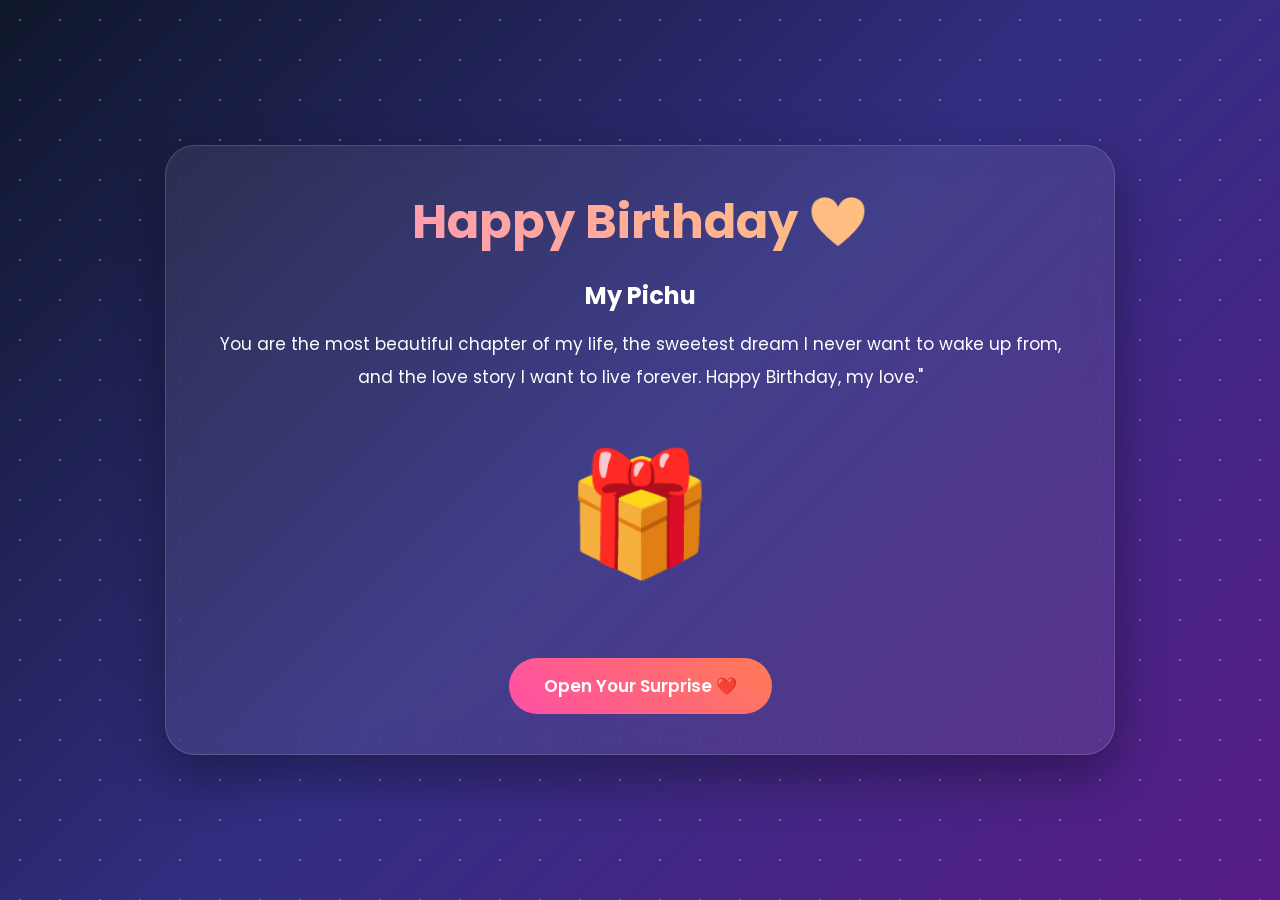
<file: index.html>
<!DOCTYPE html>
<html lang="en">
<head>
<meta charset="UTF-8">
<meta name="viewport" content="width=device-width, initial-scale=1.0">
<title>Happy Birthday My Love ❤️</title>

<link rel="stylesheet" href="style.css">
<link href="https://fonts.googleapis.com/css2?family=Poppins:wght@300;400;500;600;700&display=swap" rel="stylesheet">
</head>

<body class="landing-page">

<div class="stars"></div>

<section class="hero">

<div class="glass-card">

<h1>Happy Birthday ❤️</h1>

<h2>My Pichu</h2>

<p>
You are the most beautiful chapter of my life, the sweetest dream I
never want to wake up from, and the love story I want to live forever. Happy Birthday, my love."
</p>

<div class="gift-container">

<div class="gift-box">
🎁
</div>

</div>

<a href="letter.html">
<button class="main-btn">
Open Your Surprise ❤️
</button>
</a>

</div>

</section>

<div class="floating-hearts"></div>

<script src="script.js"></script>

</body>
</html>
</file>
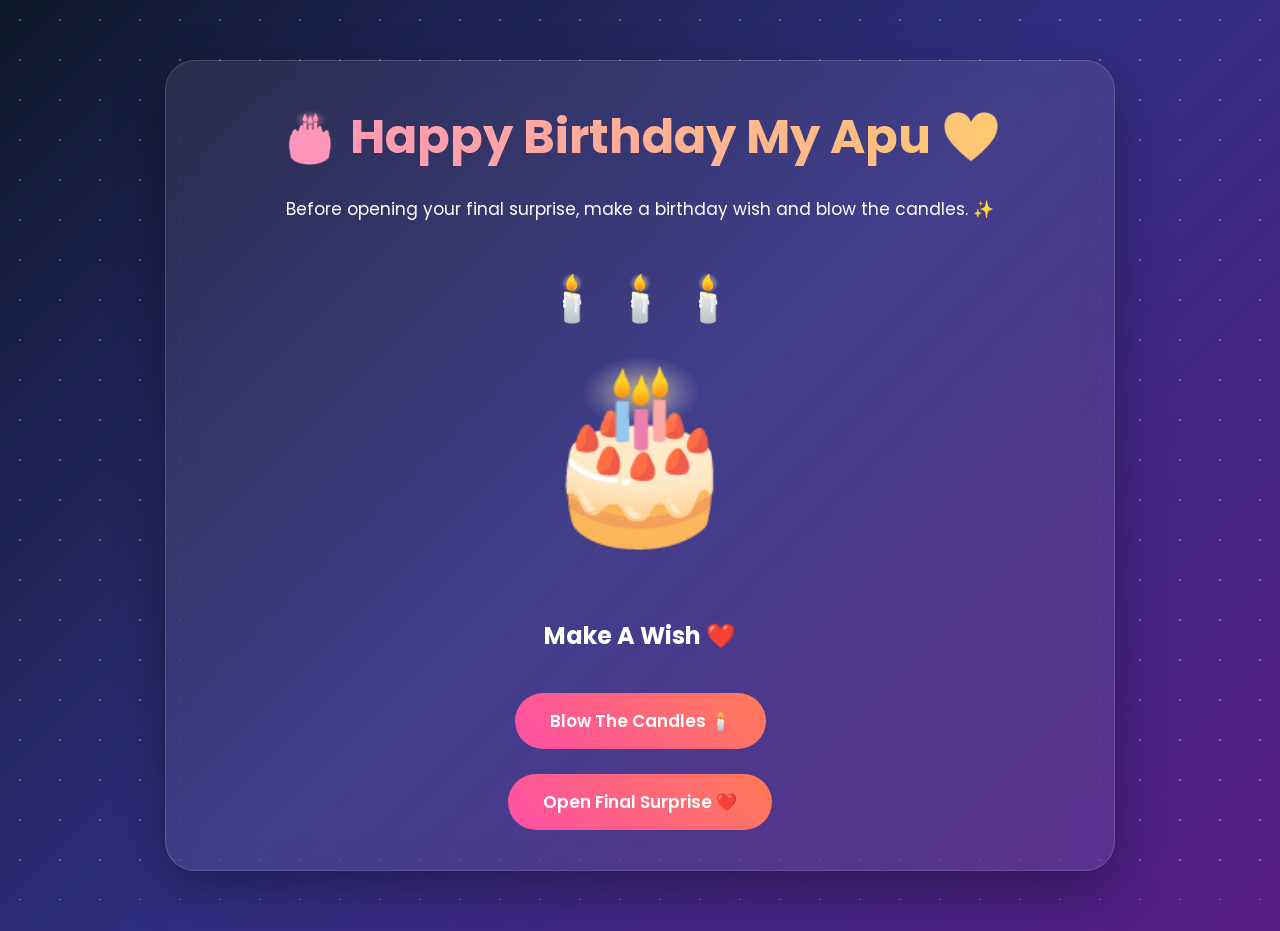
<file: cake.html>
<!DOCTYPE html>
<html lang="en">
<head>
<meta charset="UTF-8">
<meta name="viewport" content="width=device-width, initial-scale=1.0">

<title>Birthday Cake 🎂</title>

<link rel="stylesheet" href="style.css">

<link href="https://fonts.googleapis.com/css2?family=Poppins:wght@300;400;500;600;700&display=swap" rel="stylesheet">
</head>

<body>

    <audio id="cakeMusic" loop>
    <source src="WhatsApp Audio 2026-06-06 at 12.51.18.mpeg" type="audio/mpeg">
</audio>

<div class="stars"></div>

<section class="cake-section">

<div class="glass-card">

<h1>🎂 Happy Birthday My Apu ❤️</h1>

<p class="cake-text">
Before opening your final surprise,
make a birthday wish and blow the candles.
✨
</p>

<!-- Cake -->

<div class="cake-container">

<div class="candles" id="candles">
🕯️ 🕯️ 🕯️
</div>

<div class="cake">
🎂
</div>

</div>

<h2 id="wishText">
Make A Wish ❤️
</h2>

<button class="main-btn" onclick="blowCandles()">
Blow The Candles 🕯️
</button>

<div id="wishMessage" class="wish-message">

<h2>🎉 Wish Accepted 🎉</h2>

<p>
May every dream you have come true.
May your smile always shine bright.
May your life be filled with love,
success, happiness, and unforgettable moments.
❤️
</p>

</div>

<br>

<a href="surprise.html">
<button class="main-btn final-btn">
Open Final Surprise ❤️
</button>
</a>

</div>

</section>

<div class="floating-hearts"></div>

<script src="script.js"></script>

</body>
</html>
</file>
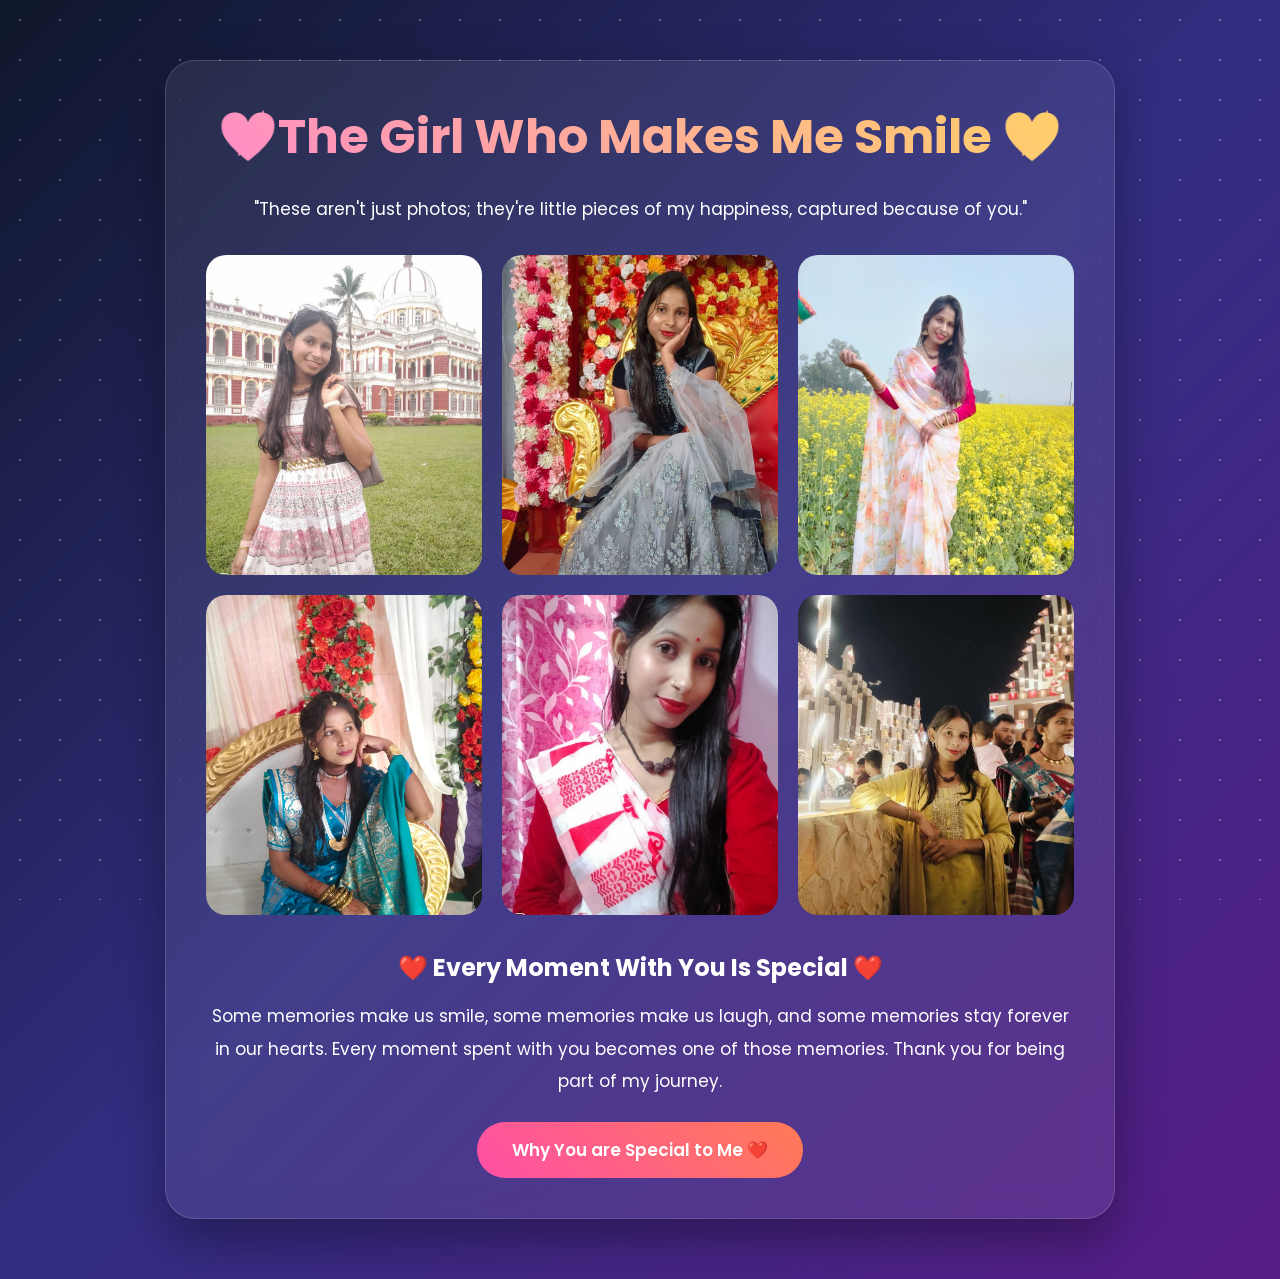
<file: gallery.html>
<!DOCTYPE html>
<html lang="en">
<head>
<meta charset="UTF-8">
<meta name="viewport" content="width=device-width, initial-scale=1.0">

<title>Your Beautiful Smiles❤️</title>

<link rel="stylesheet" href="style.css">

<link href="https://fonts.googleapis.com/css2?family=Poppins:wght@300;400;500;600;700&display=swap" rel="stylesheet">
</head>

<body>

<div class="stars"></div>

<section class="gallery-section">

<div class="glass-card">

<h1>💖The Girl Who Makes Me Smile 💖 </h1>

<p class="gallery-text">
"These aren't just photos; they're little pieces of my happiness, captured because of you."
</p>

<div class="gallery-grid">

<div class="photo-card">
<img src="pic3.jpeg" alt="Memory 1">
</div>

<div class="photo-card">
<img src="pic2.jpeg" alt="Memory 2">
</div>

<div class="photo-card">
<img src="pic6.jpeg" alt="Memory 3">
</div>

<div class="photo-card">
<img src="pic4.jpeg" alt="Memory 4">
</div>

<div class="photo-card">
<img src="pic5.jpeg" alt="Memory 5">
</div>

<div class="photo-card">
<img src="pic1.jpeg" alt="Memory 6">
</div>

</div>

<div class="memory-message">

<h2>❤️ Every Moment With You Is Special ❤️</h2>

<p>
Some memories make us smile,
some memories make us laugh,
and some memories stay forever in our hearts.

Every moment spent with you becomes one of those memories.
Thank you for being part of my journey.
</p>

</div>

<div class="gallery-buttons">

<a href="reasons.html">
<button class="main-btn">
Why You are Special to Me ❤️
</button>
</a>

</div>

</div>

</section>

<div class="floating-hearts"></div>

<script src="script.js"></script>

</body>
</html>
</file>
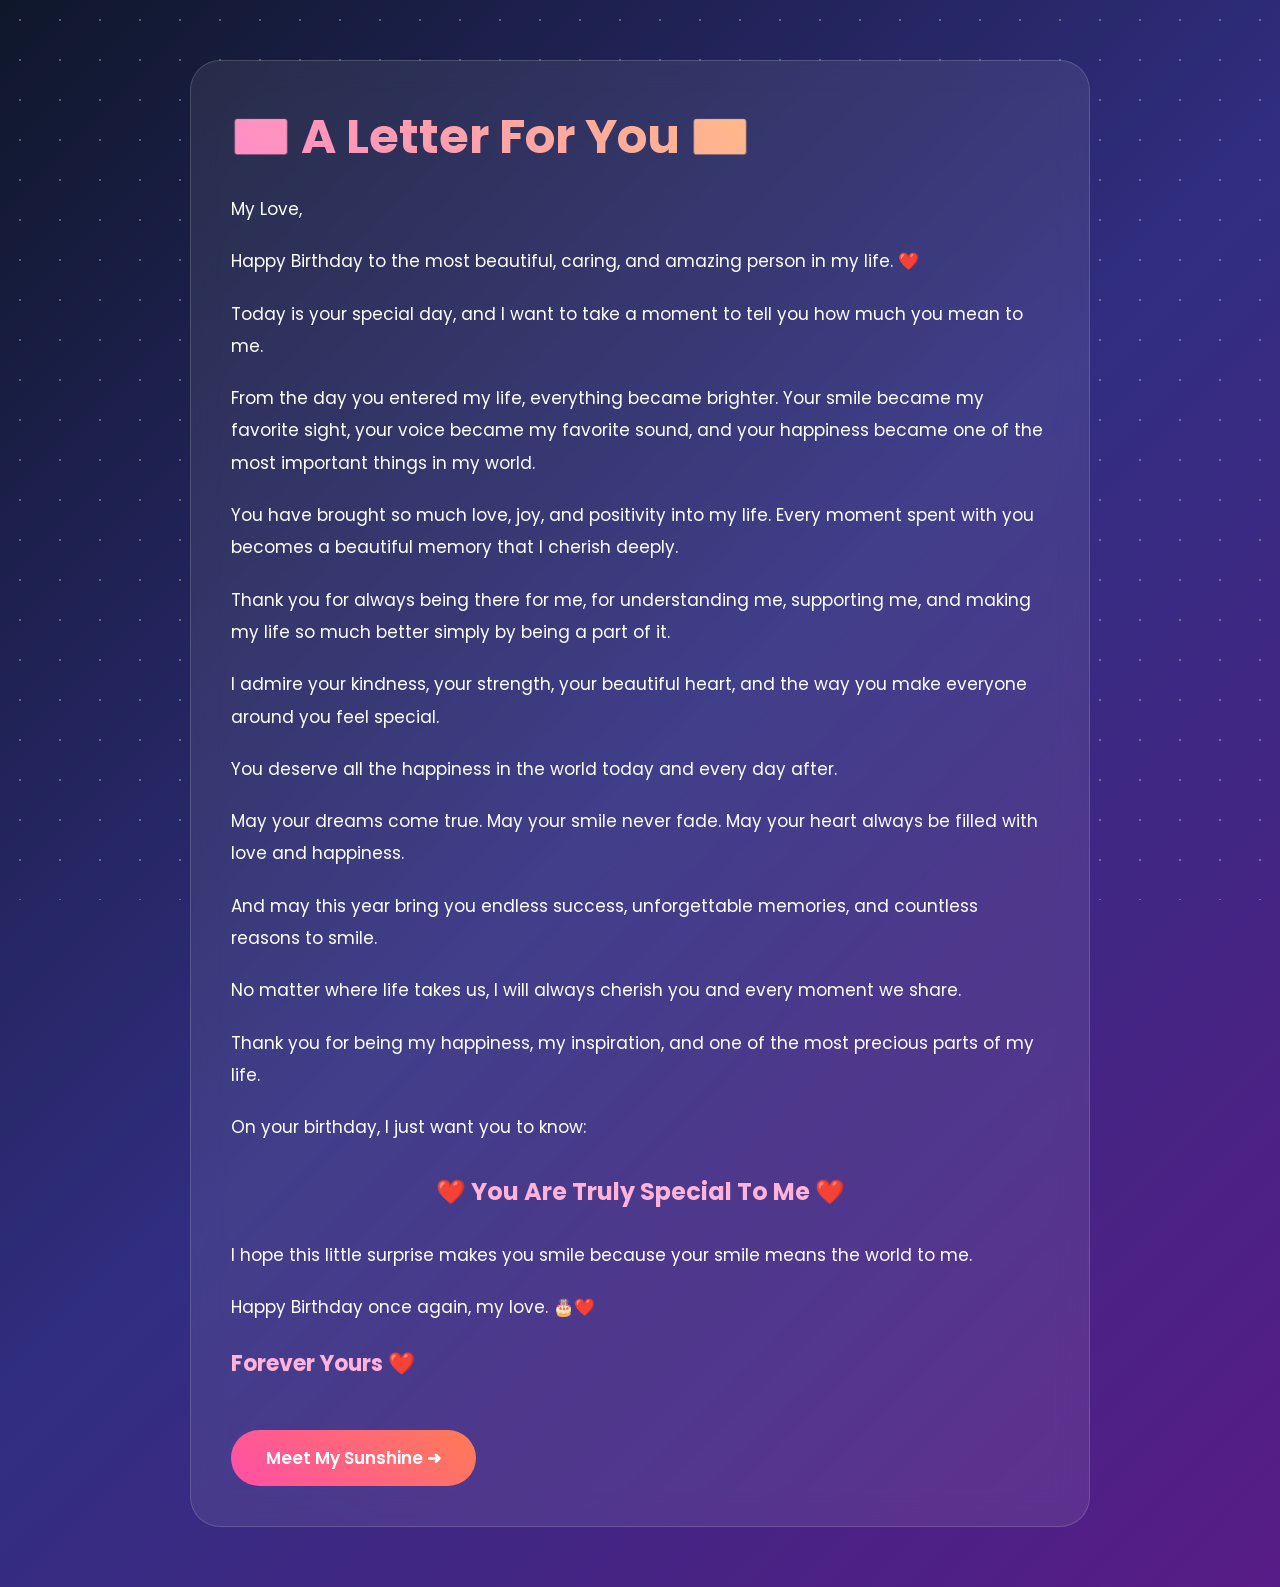
<file: letter.html>
<!DOCTYPE html>
<html lang="en">
<head>
<meta charset="UTF-8">
<meta name="viewport" content="width=device-width, initial-scale=1.0">
<title>My Love Letter ❤️</title>

<link rel="stylesheet" href="style.css">

<link href="https://fonts.googleapis.com/css2?family=Poppins:wght@300;400;500;600;700&display=swap" rel="stylesheet">

</head>
<body>

<div class="stars"></div>

<section class="letter-section">

<div class="letter-card">

<h1>💌 A Letter For You 💌</h1>

<div class="letter-content">

<p>
My Love,
</p>

<p>
Happy Birthday to the most beautiful, caring, and amazing person in my life. ❤️
</p>

<p>
Today is your special day, and I want to take a moment to tell you how much you mean to me.
</p>

<p>
From the day you entered my life, everything became brighter. Your smile became my favorite sight, your voice became my favorite sound, and your happiness became one of the most important things in my world.
</p>

<p>
You have brought so much love, joy, and positivity into my life. Every moment spent with you becomes a beautiful memory that I cherish deeply.
</p>

<p>
Thank you for always being there for me, for understanding me, supporting me, and making my life so much better simply by being a part of it.
</p>

<p>
I admire your kindness, your strength, your beautiful heart, and the way you make everyone around you feel special.
</p>

<p>
You deserve all the happiness in the world today and every day after.
</p>

<p>
May your dreams come true.
May your smile never fade.
May your heart always be filled with love and happiness.
</p>

<p>
And may this year bring you endless success, unforgettable memories, and countless reasons to smile.
</p>

<p>
No matter where life takes us, I will always cherish you and every moment we share.
</p>

<p>
Thank you for being my happiness, my inspiration, and one of the most precious parts of my life.
</p>

<p>
On your birthday, I just want you to know:
</p>

<h2 class="love-quote">
❤️ You Are Truly Special To Me ❤️
</h2>

<p>
I hope this little surprise makes you smile because your smile means the world to me.
</p>

<p>
Happy Birthday once again, my love. 🎂❤️
</p>

<p class="signature">
Forever Yours ❤️
</p>

</div>

<div class="letter-buttons">

<a href="gallery.html">
<button class="main-btn">
Meet My Sunshine ➜
</button>
</a>

</div>

</div>

</section>

<div class="floating-hearts"></div>

<script src="script.js"></script>

</body>
</html>
</file>
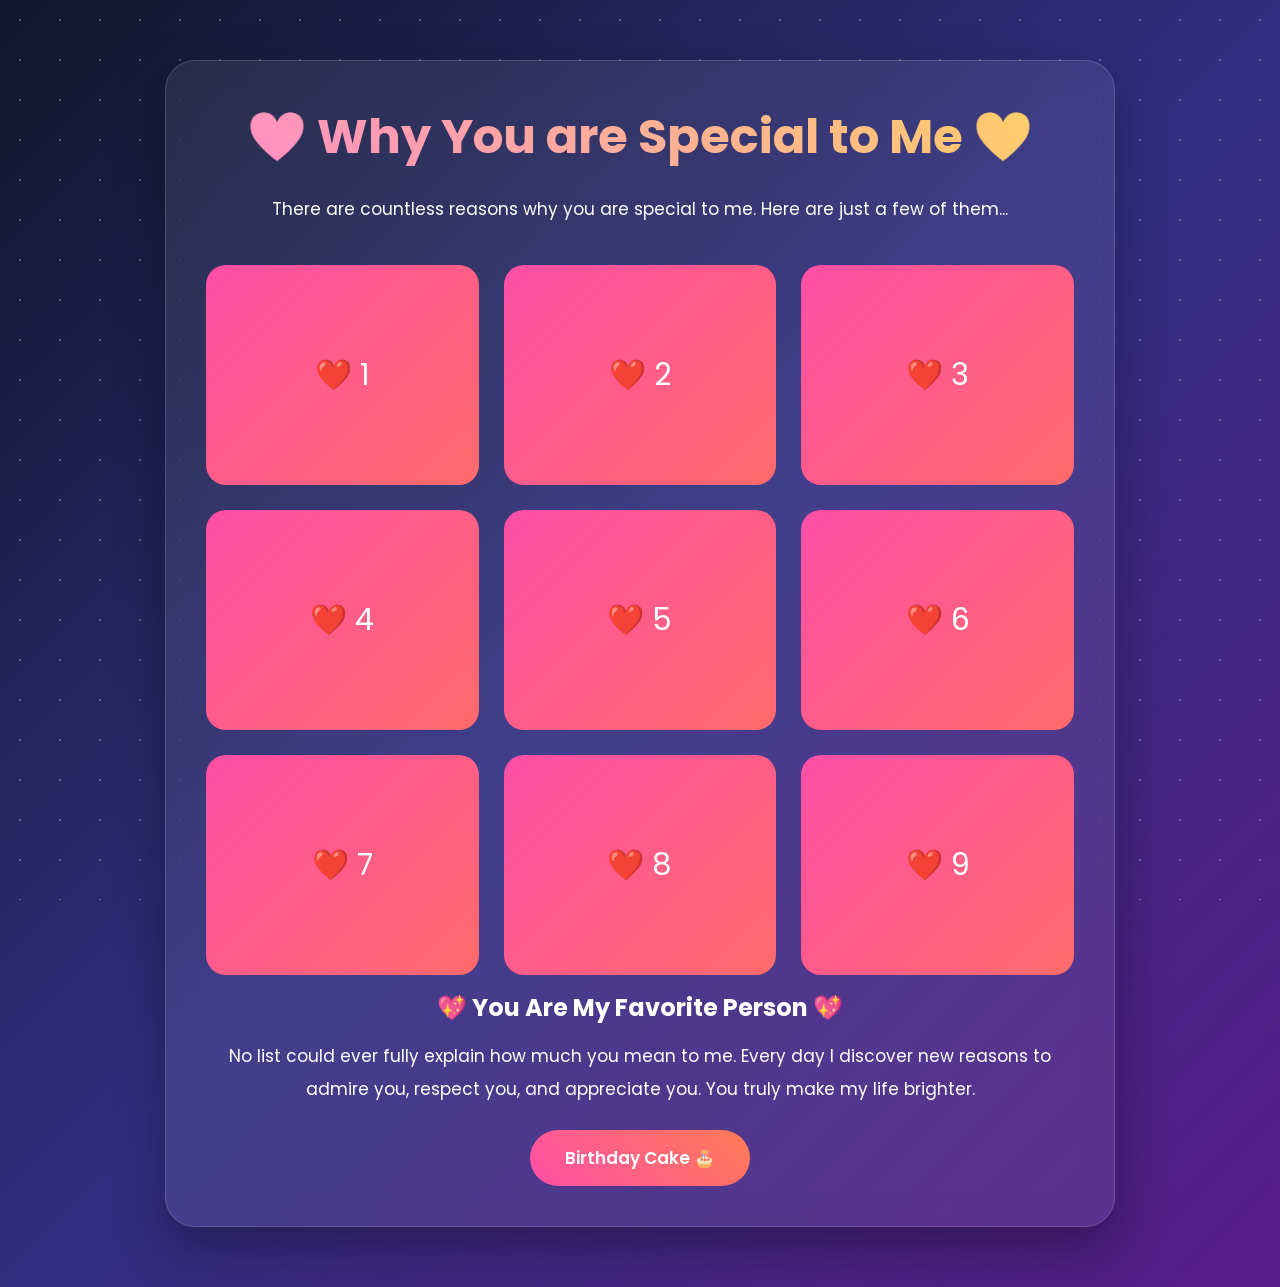
<file: reasons.html>
<!DOCTYPE html>
<html lang="en">
<head>
<meta charset="UTF-8">
<meta name="viewport" content="width=device-width, initial-scale=1.0">

<title>You are Special to Me ❤️</title>

<link rel="stylesheet" href="style.css">

<link href="https://fonts.googleapis.com/css2?family=Poppins:wght@300;400;500;600;700&display=swap" rel="stylesheet">
</head>

<body>

<div class="stars"></div>

<section class="reasons-section">

<div class="glass-card">

<h1>❤️ Why You are Special to Me ❤️</h1>

<p class="reason-intro">
There are countless reasons why you are special to me.
Here are just a few of them...
</p>

<div class="reasons-grid">

<!-- Card 1 -->
<div class="flip-card">
<div class="flip-card-inner">

<div class="flip-card-front">
❤️ 1
</div>

<div class="flip-card-back">
Your beautiful smile brightens my day.
</div>

</div>
</div>

<!-- Card 2 -->
<div class="flip-card">
<div class="flip-card-inner">

<div class="flip-card-front">
❤️ 2
</div>

<div class="flip-card-back">
Your kindness makes everyone feel loved.
</div>

</div>
</div>

<!-- Card 3 -->
<div class="flip-card">
<div class="flip-card-inner">

<div class="flip-card-front">
❤️ 3
</div>

<div class="flip-card-back">
You always understand me.
</div>

</div>
</div>

<!-- Card 4 -->
<div class="flip-card">
<div class="flip-card-inner">

<div class="flip-card-front">
❤️ 4
</div>

<div class="flip-card-back">
You make ordinary moments special.
</div>

</div>
</div>

<!-- Card 5 -->
<div class="flip-card">
<div class="flip-card-inner">

<div class="flip-card-front">
❤️ 5
</div>

<div class="flip-card-back">
Your laugh is my favorite sound.
</div>

</div>
</div>

<!-- Card 6 -->
<div class="flip-card">
<div class="flip-card-inner">

<div class="flip-card-front">
❤️ 6
</div>

<div class="flip-card-back">
You support me in every situation.
</div>

</div>
</div>

<!-- Card 7 -->
<div class="flip-card">
<div class="flip-card-inner">

<div class="flip-card-front">
❤️ 7
</div>

<div class="flip-card-back">
You make me want to become better.
</div>

</div>
</div>

<!-- Card 8 -->
<div class="flip-card">
<div class="flip-card-inner">

<div class="flip-card-front">
❤️ 8
</div>

<div class="flip-card-back">
You make my life happier.
</div>

</div>
</div>

<!-- Card 9 -->
<div class="flip-card">
<div class="flip-card-inner">

<div class="flip-card-front">
❤️ 9
</div>

<div class="flip-card-back">
Your heart is pure and beautiful.
</div>

</div>
</div>


</div>

<div class="love-message">

<h2>💖 You Are My Favorite Person 💖</h2>

<p>
No list could ever fully explain how much you mean to me.
Every day I discover new reasons to admire you,
respect you, and appreciate you.

You truly make my life brighter.
</p>

</div>

<div class="next-button">

<a href="cake.html">
<button class="main-btn">
Birthday Cake 🎂
</button>
</a>

</div>

</div>

</section>

<div class="floating-hearts"></div>

<script src="script.js"></script>

</body>
</html>
</file>
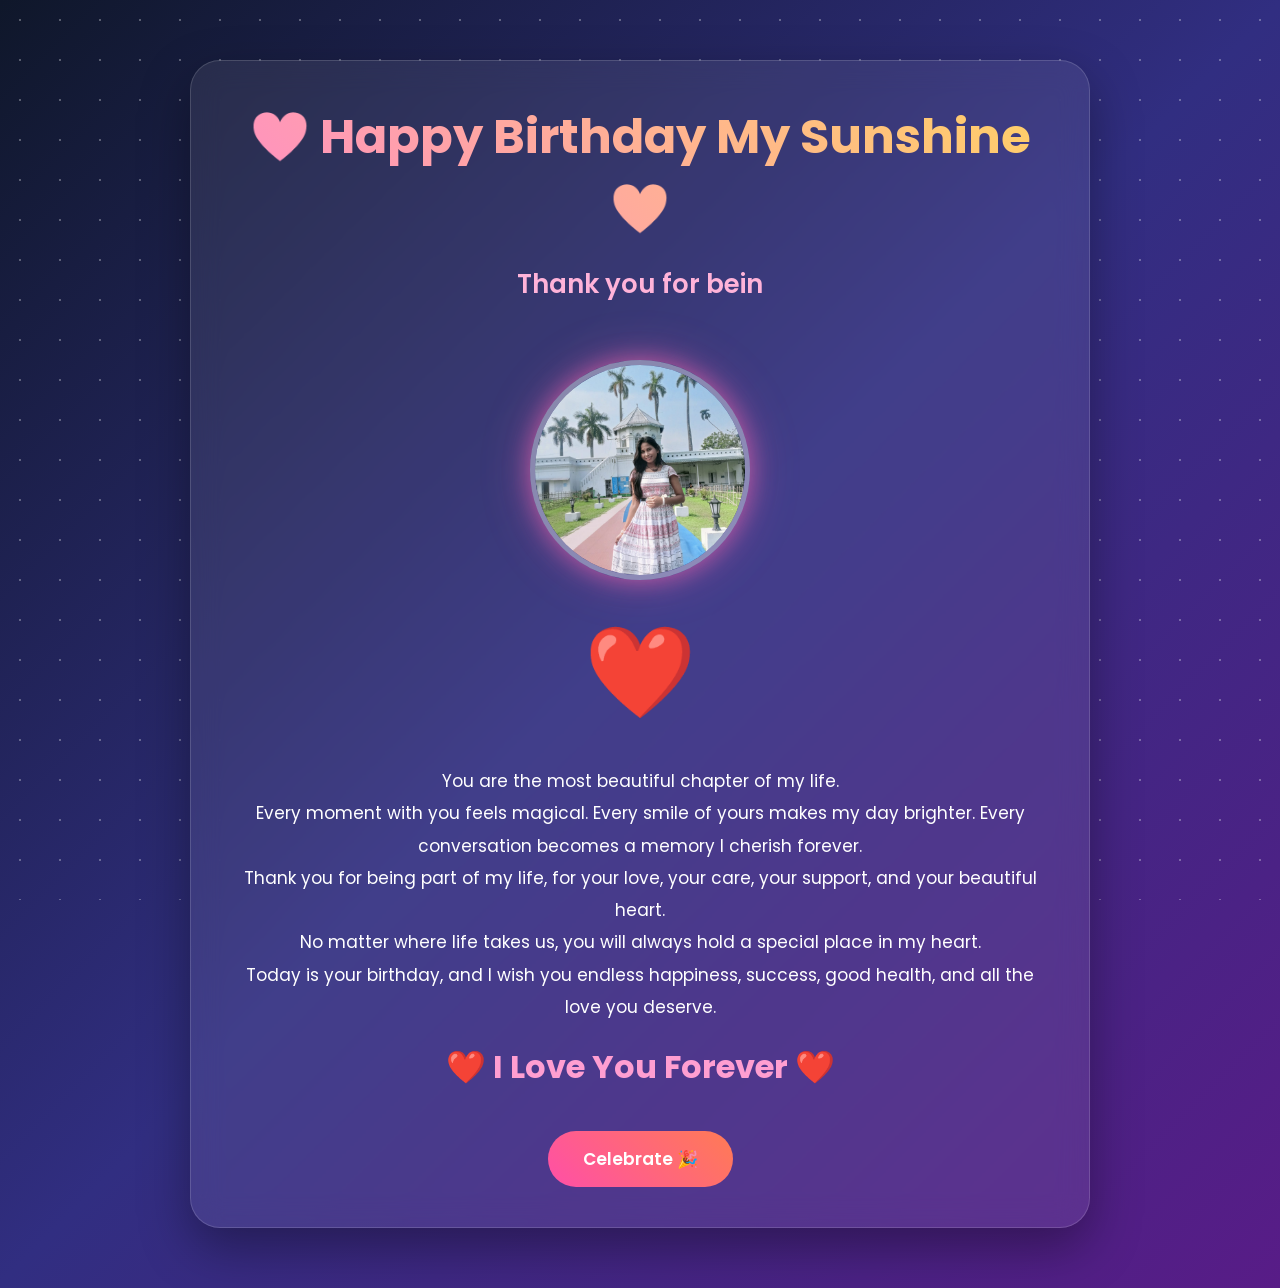
<file: surprise.html>
<!DOCTYPE html>
<html lang="en">
<head>
<meta charset="UTF-8">
<meta name="viewport" content="width=device-width, initial-scale=1.0">

<title>Final Surprise ❤️</title>

<link rel="stylesheet" href="style.css">

<link href="https://fonts.googleapis.com/css2?family=Poppins:wght@300;400;500;600;700&display=swap" rel="stylesheet">
</head>

<body class="surprise-page">

<div class="stars"></div>

<!-- Background Music -->
<audio id="bgMusic" autoplay loop>
    <source src="birthday.mpeg" type="audio/mp3">
</audio>

<section class="surprise-section">

<div class="glass-card final-card">

<h1 class="final-title">
❤️ Happy Birthday My Sunshine ❤️
</h1>

<h2 class="typing-text" id="typingText"></h2>

<div class="love-photo-container">
    <img src="special.jpeg" alt="My Love" class="love-photo">
</div>

<div class="love-circle">
❤️
</div>

<div class="final-message">

<p>
You are the most beautiful chapter of my life.
</p>

<p>
Every moment with you feels magical.
Every smile of yours makes my day brighter.
Every conversation becomes a memory I cherish forever.
</p>

<p>
Thank you for being part of my life,
for your love,
your care,
your support,
and your beautiful heart.
</p>

<p>
No matter where life takes us,
you will always hold a special place in my heart.
</p>

<p>
Today is your birthday,
and I wish you endless happiness,
success,
good health,
and all the love you deserve.
</p>

<h2 class="love-ending">
❤️ I Love You Forever ❤️
</h2>

</div>

<button class="main-btn" onclick="startCelebration()">
Celebrate 🎉
</button>

</div>

</section>

<div id="fireworksContainer"></div>

<div class="floating-hearts"></div>

<script src="script.js"></script>

</body>
</html>
</file>
<file: style.css>
*{
margin:0;
padding:0;
box-sizing:border-box;
font-family:'Poppins',sans-serif;
}

body{
min-height:100vh;
background:
linear-gradient(
135deg,
#0f172a,
#312e81,
#581c87
);
color:white;
overflow-x:hidden;
position:relative;
}

.stars{
position:fixed;
top:0;
left:0;
width:100%;
height:100%;
pointer-events:none;
z-index:-1;
background-image:
radial-gradient(white 1px, transparent 1px);
background-size:40px 40px;
opacity:.3;
animation:starsMove 50s linear infinite;
}

@keyframes starsMove{

from{
transform:translateY(0);
}

to{
transform:translateY(-500px);
}

}

section{
padding:60px 20px;
}

.hero,
.letter-section,
.gallery-section,
.reasons-section,
.cake-section,
.surprise-section{

min-height:100vh;

display:flex;

justify-content:center;

align-items:center;
}

.glass-card{

width:100%;
max-width:950px;

padding:40px;

background:
rgba(255,255,255,.08);

backdrop-filter:blur(15px);

border:1px solid rgba(255,255,255,.15);

border-radius:30px;

box-shadow:
0 20px 50px rgba(0,0,0,.35);

text-align:center;

animation:floatCard 5s ease-in-out infinite;
}

@keyframes floatCard{

0%{
transform:translateY(0);
}

50%{
transform:translateY(-10px);
}

100%{
transform:translateY(0);
}

}


h1{

font-size:3rem;

margin-bottom:20px;

background:
linear-gradient(
45deg,
#ff8cc8,
#ffd166
);

-webkit-background-clip:text;
-webkit-text-fill-color:transparent;
}

h2{
margin:15px 0;
}

p{
line-height:1.9;
font-size:17px;
}


.main-btn{

margin-top:25px;

padding:15px 35px;

border:none;

border-radius:50px;

cursor:pointer;

font-size:17px;

font-weight:600;

color:white;

background:
linear-gradient(
45deg,
#ff4fa7,
#ff7b54
);

transition:.4s;
}

.main-btn:hover{

transform:
translateY(-5px)
scale(1.05);

box-shadow:
0 10px 30px rgba(255,0,150,.4);
}

.gift-container{
margin:30px 0;
}

.gift-box{

font-size:120px;

animation:bounceGift 2s infinite;

cursor:pointer;
}

@keyframes bounceGift{

0%{
transform:translateY(0);
}

50%{
transform:translateY(-15px);
}

100%{
transform:translateY(0);
}

}


.letter-card{

width:100%;
max-width:900px;

padding:40px;

background:
rgba(255,255,255,.08);

backdrop-filter:blur(15px);

border-radius:30px;

border:1px solid rgba(255,255,255,.15);
}

.letter-content{

margin-top:20px;

text-align:left;
}

.letter-content p{
margin-bottom:20px;
}

.signature{

font-size:22px;

font-weight:bold;

color:#ffb3d9;
}

.love-quote{

text-align:center;

margin:30px 0;

color:#ffb3d9;
}

.gallery-grid{

display:grid;

grid-template-columns:
repeat(auto-fit,minmax(250px,1fr));

gap:20px;

margin-top:30px;
}

.photo-card{

overflow:hidden;

border-radius:20px;

transition:.5s;
}

.photo-card img{

width:100%;
height:320px;

object-fit:cover;

display:block;

transition:.5s;
}

.photo-card:hover img{

transform:scale(1.1);
}

.memory-message{

margin-top:35px;
}


.reasons-grid{

display:grid;

grid-template-columns:
repeat(auto-fit,minmax(220px,1fr));

gap:25px;

margin-top:40px;
}

.flip-card{

background:transparent;

height:220px;

perspective:1000px;
}

.flip-card-inner{

position:relative;

width:100%;
height:100%;

transition:transform .8s;

transform-style:preserve-3d;
}

.flip-card:hover .flip-card-inner{

transform:rotateY(180deg);
}

.flip-card-front,
.flip-card-back{

position:absolute;

width:100%;
height:100%;

border-radius:20px;

backface-visibility:hidden;

display:flex;

justify-content:center;

align-items:center;

padding:20px;

text-align:center;
}

.flip-card-front{

background:
linear-gradient(
135deg,
#ff4fa7,
#ff6b6b
);

font-size:30px;
}

.flip-card-back{

background:
rgba(255,255,255,.12);

transform:rotateY(180deg);
}

.cake-container{
margin:40px 0;
}

.cake{

font-size:170px;

animation:cakeFloat 3s infinite ease-in-out;
}

@keyframes cakeFloat{

50%{
transform:translateY(-15px);
}

}

.candles{

font-size:45px;

margin-bottom:-10px;
}

.wish-message{

display:none;

margin-top:25px;

padding:25px;

border-radius:20px;

background:
rgba(255,255,255,.08);
}


.final-card{
max-width:900px;
}

.typing-text{

min-height:70px;

font-size:26px;

color:#ffb3d9;

font-weight:600;
}

.love-circle{

font-size:90px;

margin:25px 0;

animation:pulseHeart 2s infinite;
}

@keyframes pulseHeart{

0%{
transform:scale(1);
}

50%{
transform:scale(1.2);
}

100%{
transform:scale(1);
}

}

.love-ending{

font-size:2rem;

margin-top:20px;

color:#ff9ed1;
}

.heart{

position:fixed;

bottom:-20px;

font-size:25px;

pointer-events:none;

animation:flyHeart 6s linear forwards;
}

@keyframes flyHeart{

0%{

transform:
translateY(0)
scale(1);

opacity:1;
}

100%{

transform:
translateY(-900px)
scale(2);

opacity:0;
}

}


.firework{

position:fixed;

pointer-events:none;

z-index:9999;

animation:explode 4s linear forwards;
}

@keyframes explode{

0%{

transform:
translateY(0)
scale(1);

opacity:1;
}

100%{

transform:
translateY(-300px)
scale(2);

opacity:0;
}

}


::-webkit-scrollbar{
width:10px;
}

::-webkit-scrollbar-thumb{

background:#ff69b4;

border-radius:10px;
}


@media(max-width:768px){

h1{
font-size:2.2rem;
}

.glass-card,
.letter-card{

padding:25px;
}

.gift-box{
font-size:90px;
}

.cake{
font-size:120px;
}

.love-circle{
font-size:70px;
}

.typing-text{
font-size:20px;
}

.photo-card img{
height:250px;
}

}



.love-photo-container{
    display:flex;
    justify-content:center;
    margin:25px 0;
}

.love-photo{
    width:220px;
    height:220px;
    object-fit:cover;
    border-radius:50%;
    border:5px solid rgba(255,255,255,0.4);
    box-shadow:
        0 0 25px rgba(255,105,180,0.6),
        0 0 50px rgba(255,105,180,0.3);
    transition:0.5s;
}

.love-photo:hover{
    transform:scale(1.08);
    box-shadow:
        0 0 35px rgba(255,105,180,0.8),
        0 0 70px rgba(255,105,180,0.5);
}
</file>
